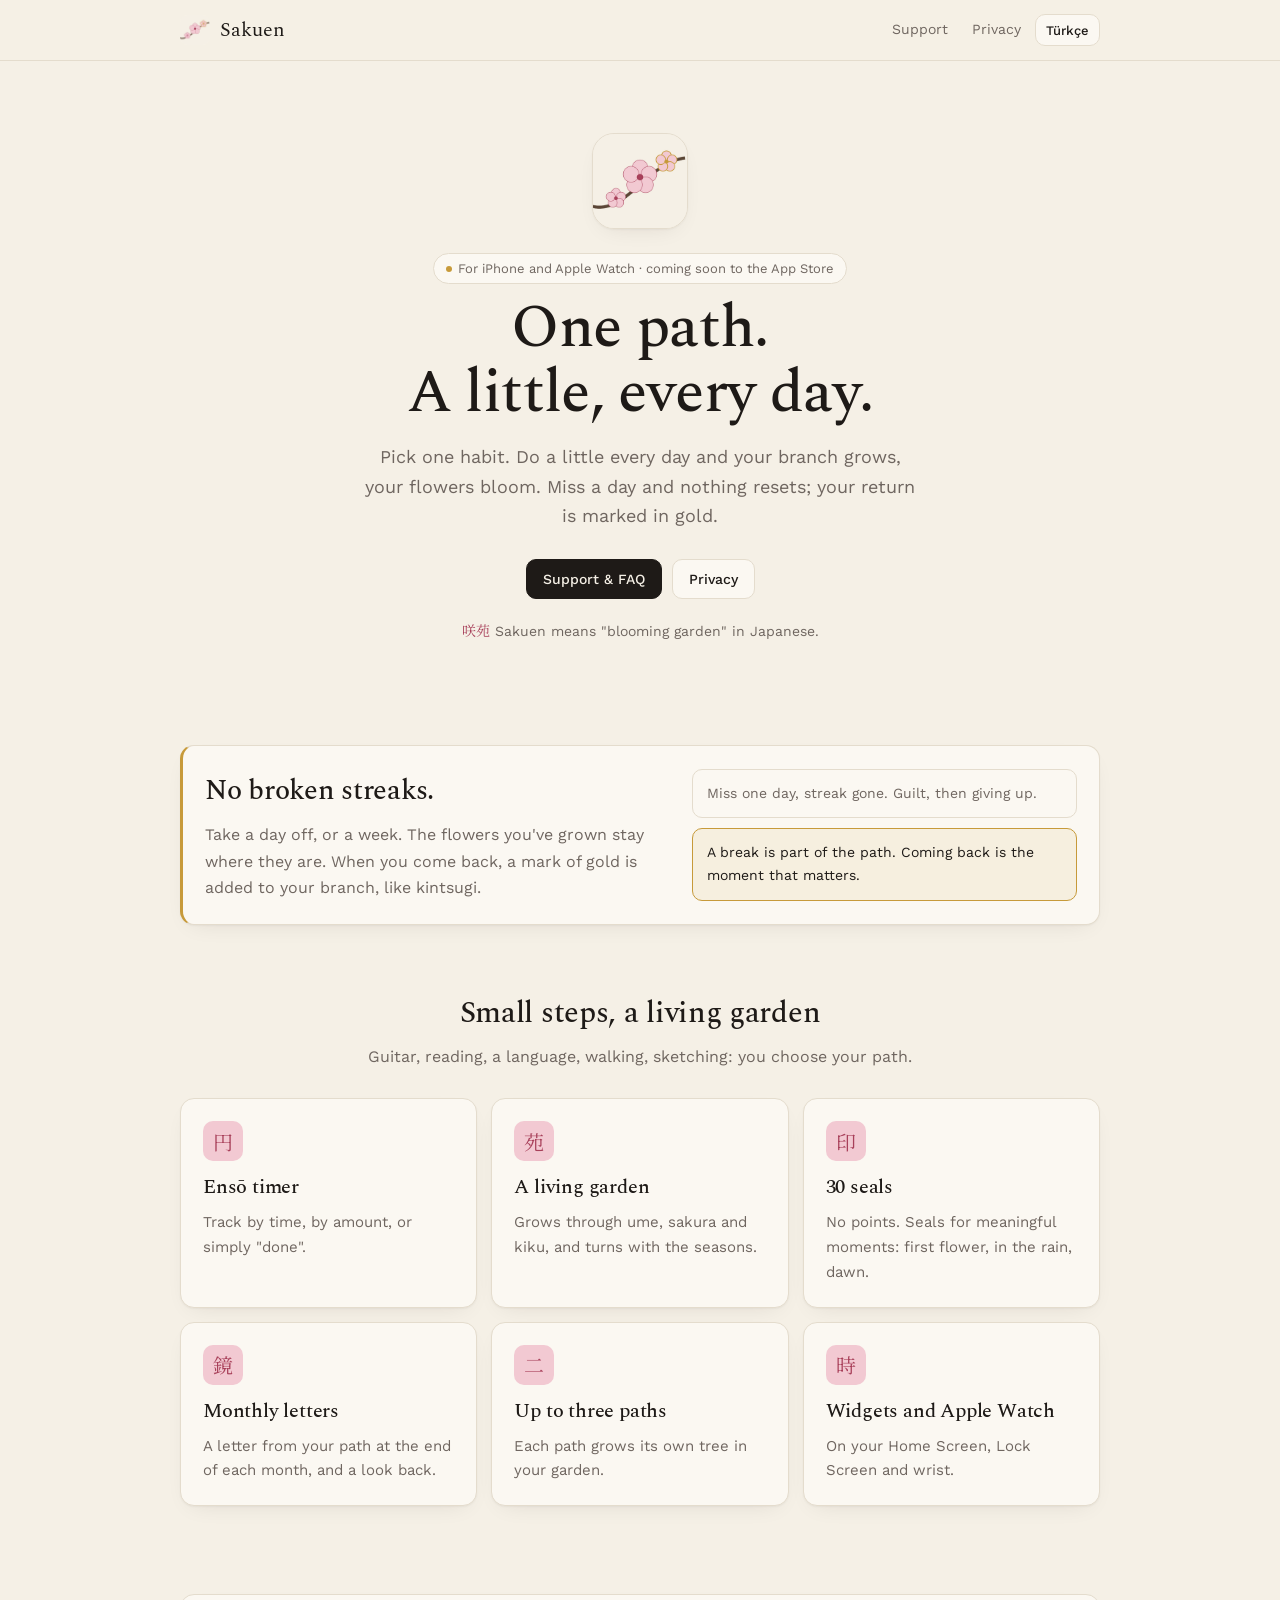
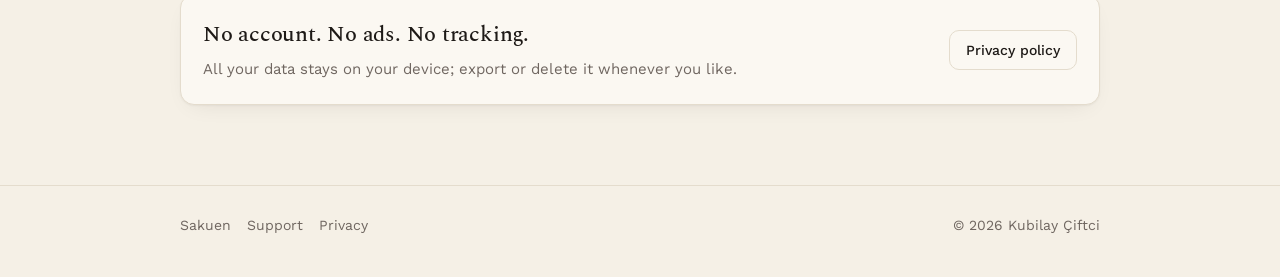
<file: index.html>
<!doctype html>
<html lang="tr" data-lang="tr" data-title-tr="Sakuen · Tek bir yol. Her gün, biraz." data-title-en="Sakuen · One path. A little, every day.">
<head>
<meta charset="utf-8">
<meta name="viewport" content="width=device-width, initial-scale=1">
<title>Sakuen · Tek bir yol. Her gün, biraz.</title>
<meta name="description" content="Sakuen: tek bir alışkanlık, her gün biraz. One habit, a little every day.">
<link rel="icon" href="favicon.png">
<link rel="apple-touch-icon" href="icon.png">
<link rel="preconnect" href="https://fonts.googleapis.com">
<link rel="preconnect" href="https://fonts.gstatic.com" crossorigin>
<link href="https://fonts.googleapis.com/css2?family=Spectral:wght@400;500&family=Work+Sans:wght@400;500&family=Noto+Serif+JP:wght@400&display=swap" rel="stylesheet">
<link rel="stylesheet" href="style.css">
<script src="site.js" defer></script>
</head>
<body>
<header class="site">
  <div class="container">
    <a class="brand" href="./"><img src="icon.png" alt="">Sakuen</a>
    <nav class="links">
      <a href="support"><span lang="tr">Destek</span><span lang="en">Support</span></a>
      <a class="hide-sm" href="privacy"><span lang="tr">Gizlilik</span><span lang="en">Privacy</span></a>
      <button class="button small" type="button" data-lang-toggle>English</button>
    </nav>
  </div>
</header>
<main>
<section class="hero">
  <div class="container narrow">
    <img class="icon" src="icon.png" alt="Sakuen">
    <div class="badge"><span class="dot"></span><span lang="tr">iPhone ve Apple Watch için · yakında App Store'da</span><span lang="en">For iPhone and Apple Watch · coming soon to the App Store</span></div>
    <h1><span lang="tr">Tek bir yol.<br>Her gün, biraz.</span><span lang="en">One path.<br>A little, every day.</span></h1>
    <p class="lead"><span lang="tr">Tek bir alışkanlık seç. Her gün biraz yaptıkça dalın büyür, çiçeklerin açar. Bir gün kaçırırsan seri sıfırlanmaz; dönüşün altınla işlenir.</span><span lang="en">Pick one habit. Do a little every day and your branch grows, your flowers bloom. Miss a day and nothing resets; your return is marked in gold.</span></p>
    <div class="actions">
      <a class="button primary" href="support"><span lang="tr">Destek ve SSS</span><span lang="en">Support & FAQ</span></a>
      <a class="button" href="privacy"><span lang="tr">Gizlilik</span><span lang="en">Privacy</span></a>
    </div>
    <p class="meaning"><span class="kanji">咲苑</span> <span lang="tr">Sakuen, Japoncada "çiçek açan bahçe" demek.</span><span lang="en">Sakuen means "blooming garden" in Japanese.</span></p>
  </div>
</section>

<section>
  <div class="container">
    <div class="card highlight">
      <div>
        <h2><span lang="tr">Burada seri kırılmaz.</span><span lang="en">No broken streaks.</span></h2>
        <p><span lang="tr">Bir gün ya da bir hafta ara verebilirsin. Açtığın çiçekler yerinde kalır. Yeniden başladığında dalına, kintsugi gibi altın bir iz eklenir.</span><span lang="en">Take a day off, or a week. The flowers you've grown stay where they are. When you come back, a mark of gold is added to your branch, like kintsugi.</span></p>
      </div>
      <div class="compare">
        <div><span lang="tr">Bir gün kaçır, seri sıfır. Suçluluk, sonra bırakma.</span><span lang="en">Miss one day, streak gone. Guilt, then giving up.</span></div>
        <div class="ours"><span lang="tr">Ara yolun parçası. Dönüş, en değerli an.</span><span lang="en">A break is part of the path. Coming back is the moment that matters.</span></div>
      </div>
    </div>
  </div>
</section>

<section>
  <div class="container">
    <div class="section-title">
      <h2><span lang="tr">Küçük adımlar, yaşayan bir bahçe</span><span lang="en">Small steps, a living garden</span></h2>
      <p><span lang="tr">Gitar, kitap, dil, yürüyüş, eskiz: kendi yolunu sen seçersin.</span><span lang="en">Guitar, reading, a language, walking, sketching: you choose your path.</span></p>
    </div>
    <div class="grid">
      <div class="card"><span class="glyph">円</span><h3><span lang="tr">Ensō zamanlayıcı</span><span lang="en">Ensō timer</span></h3><p><span lang="tr">Süreyle, miktarla ya da sadece "yaptım" diyerek takip et.</span><span lang="en">Track by time, by amount, or simply "done".</span></p></div>
      <div class="card"><span class="glyph">苑</span><h3><span lang="tr">Yaşayan bahçe</span><span lang="en">A living garden</span></h3><p><span lang="tr">Ume, sakura ve kiku dönemleriyle büyür, mevsimlerle değişir.</span><span lang="en">Grows through ume, sakura and kiku, and turns with the seasons.</span></p></div>
      <div class="card"><span class="glyph">印</span><h3><span lang="tr">30 mühür</span><span lang="en">30 seals</span></h3><p><span lang="tr">Puan yok. Anlamlı anlarda basılan mühürler: ilk çiçek, yağmurda da, şafak.</span><span lang="en">No points. Seals for meaningful moments: first flower, in the rain, dawn.</span></p></div>
      <div class="card"><span class="glyph">鏡</span><h3><span lang="tr">Aylık mektuplar</span><span lang="en">Monthly letters</span></h3><p><span lang="tr">Her ayın sonunda yolundan sana bir mektup ve geçmişe bakış.</span><span lang="en">A letter from your path at the end of each month, and a look back.</span></p></div>
      <div class="card"><span class="glyph">二</span><h3><span lang="tr">Üç yola kadar</span><span lang="en">Up to three paths</span></h3><p><span lang="tr">Her yol bahçende kendi ağacını büyütür.</span><span lang="en">Each path grows its own tree in your garden.</span></p></div>
      <div class="card"><span class="glyph">時</span><h3><span lang="tr">Widget'lar ve Apple Watch</span><span lang="en">Widgets and Apple Watch</span></h3><p><span lang="tr">Ana ekranda, kilit ekranında ve bileğinde.</span><span lang="en">On your Home Screen, Lock Screen and wrist.</span></p></div>
    </div>
  </div>
</section>

<section>
  <div class="container">
    <div class="card contact">
      <div>
        <h2><span lang="tr">Hesap yok. Reklam yok. İzleme yok.</span><span lang="en">No account. No ads. No tracking.</span></h2>
        <p><span lang="tr">Tüm verilerin cihazında kalır; istediğin an dışa aktarır ya da silersin.</span><span lang="en">All your data stays on your device; export or delete it whenever you like.</span></p>
      </div>
      <a class="button" href="privacy"><span lang="tr">Gizlilik politikası</span><span lang="en">Privacy policy</span></a>
    </div>
  </div>
</section>
</main>
<footer class="site">
  <div class="container">
    <div><a href="./">Sakuen</a><a href="support"><span lang="tr">Destek</span><span lang="en">Support</span></a><a href="privacy"><span lang="tr">Gizlilik</span><span lang="en">Privacy</span></a></div>
    <div>© 2026 Kubilay Çiftci</div>
  </div>
</footer>
</body>
</html>
</file>
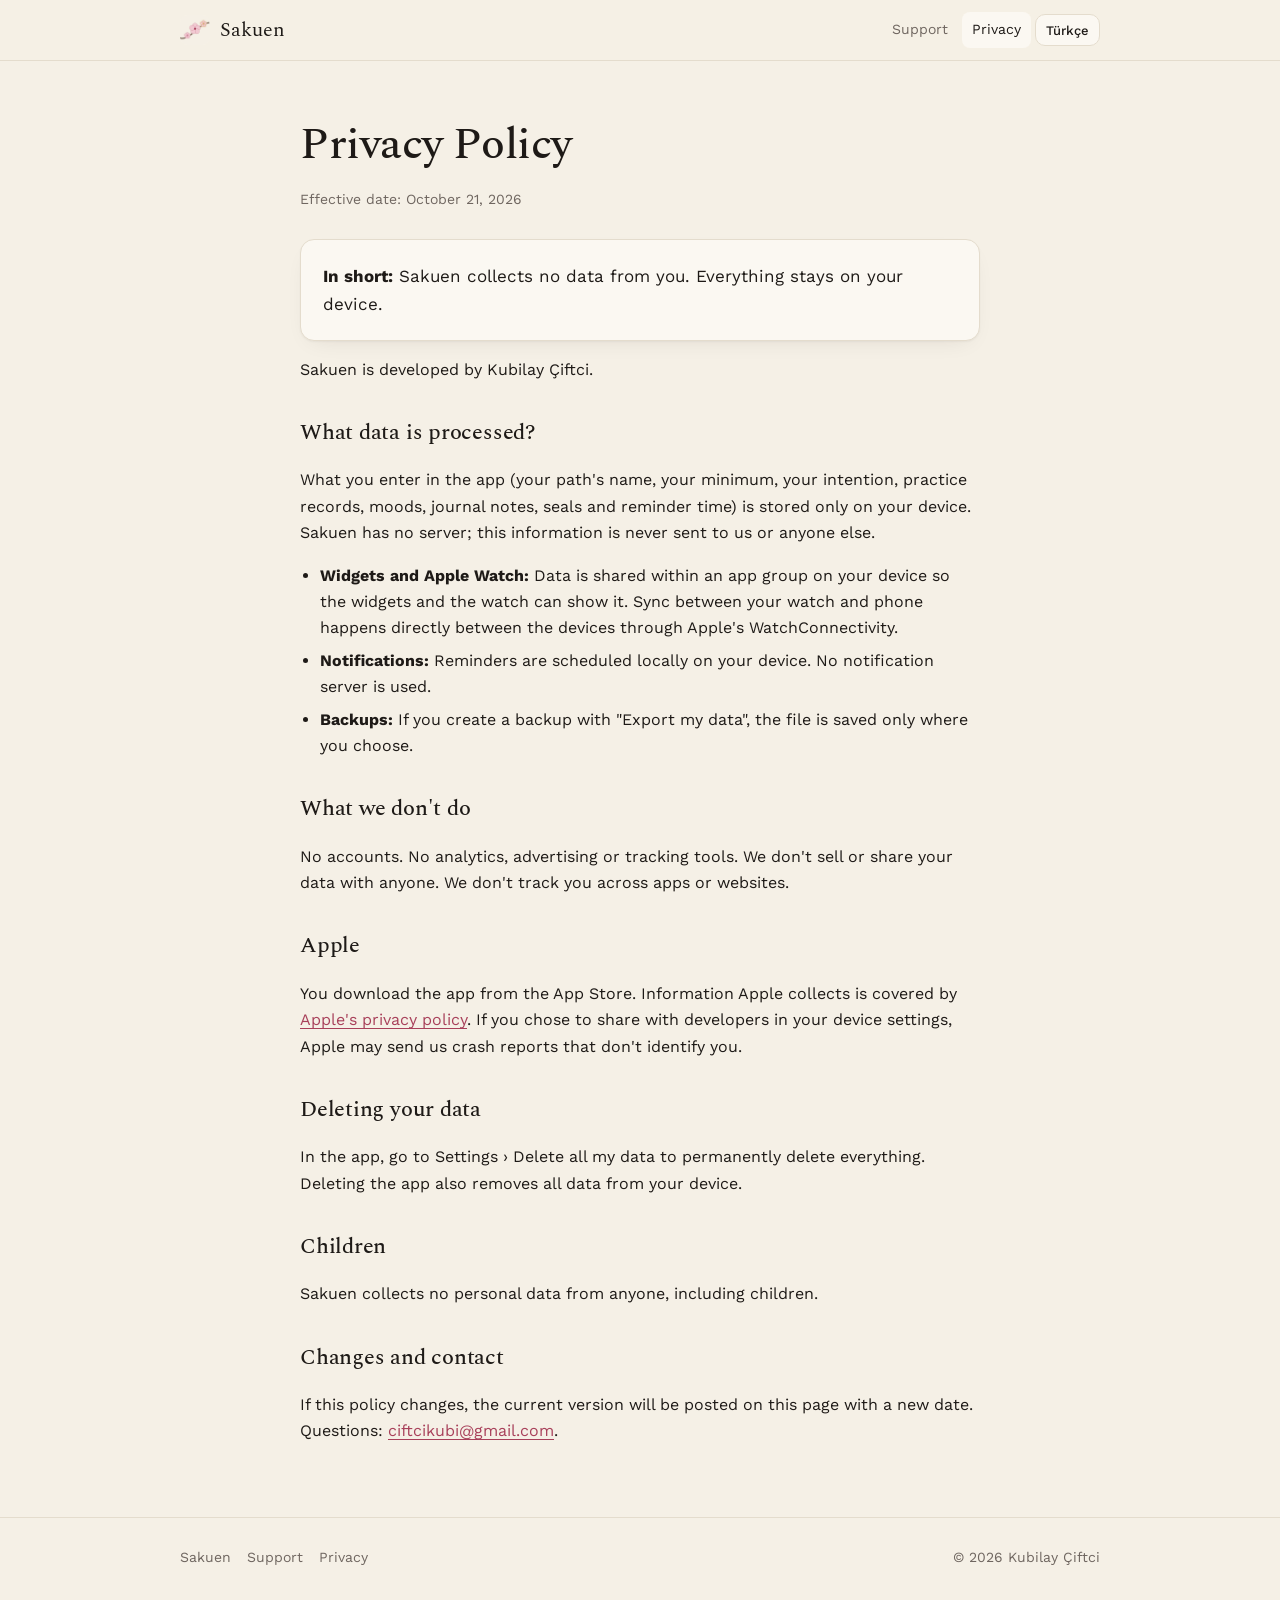
<file: privacy.html>
<!doctype html>
<html lang="tr" data-lang="tr" data-title-tr="Sakuen · Gizlilik Politikası" data-title-en="Sakuen · Privacy Policy">
<head>
<meta charset="utf-8">
<meta name="viewport" content="width=device-width, initial-scale=1">
<title>Sakuen · Gizlilik Politikası</title>
<meta name="description" content="Sakuen: tek bir alışkanlık, her gün biraz. One habit, a little every day.">
<link rel="icon" href="favicon.png">
<link rel="apple-touch-icon" href="icon.png">
<link rel="preconnect" href="https://fonts.googleapis.com">
<link rel="preconnect" href="https://fonts.gstatic.com" crossorigin>
<link href="https://fonts.googleapis.com/css2?family=Spectral:wght@400;500&family=Work+Sans:wght@400;500&family=Noto+Serif+JP:wght@400&display=swap" rel="stylesheet">
<link rel="stylesheet" href="style.css">
<script src="site.js" defer></script>
</head>
<body>
<header class="site">
  <div class="container">
    <a class="brand" href="./"><img src="icon.png" alt="">Sakuen</a>
    <nav class="links">
      <a href="support"><span lang="tr">Destek</span><span lang="en">Support</span></a>
      <a class="hide-sm" href="privacy" aria-current="page"><span lang="tr">Gizlilik</span><span lang="en">Privacy</span></a>
      <button class="button small" type="button" data-lang-toggle>English</button>
    </nav>
  </div>
</header>
<main class="container narrow doc">
<div lang="tr">
  <h1>Gizlilik Politikası</h1>
  <p class="meta">Yürürlük tarihi: 21 Ekim 2026</p>
  <div class="card summary"><p><strong>Kısacası:</strong> Sakuen senden hiçbir veri toplamaz. Her şey senin cihazında kalır.</p></div>
  <p>Sakuen'i Kubilay Çiftci geliştirir.</p>
  <h2>Hangi verileri işliyoruz?</h2>
  <p>Uygulamaya girdiğin bilgiler (yolunun adı, alt sınırın, niyet cümlen, pratik kayıtların, hislerin, defter notların, mühürlerin ve hatırlatma saatin) yalnızca cihazında saklanır. Sakuen'in bir sunucusu yoktur; bu bilgiler bize ya da başka birine gönderilmez.</p>
  <ul>
    <li><strong>Widget'lar ve Apple Watch:</strong> Widget'ların ve saatin aynı bilgileri gösterebilmesi için veriler cihazındaki uygulama grubunda paylaşılır. Saat ile telefon arasındaki eşitleme, Apple'ın WatchConnectivity altyapısıyla doğrudan cihazlar arasında yapılır.</li>
    <li><strong>Bildirimler:</strong> Hatırlatmalar cihazında yerel olarak planlanır. Bildirim sunucusu kullanmayız.</li>
    <li><strong>Yedekler:</strong> "Verilerimi dışa aktar" ile bir yedek dosyası oluşturursan, bu dosya yalnızca senin seçtiğin yere kaydedilir.</li>
  </ul>
  <h2>Neleri yapmıyoruz?</h2>
  <p>Hesap açtırmayız. Analiz, reklam ya da izleme araçları kullanmayız. Verilerini satmayız ve kimseyle paylaşmayız. Seni uygulamalar veya web siteleri arasında takip etmeyiz.</p>
  <h2>Apple</h2>
  <p>Uygulamayı App Store'dan indirirsin. Apple'ın topladığı bilgiler <a href="https://www.apple.com/legal/privacy/">Apple'ın gizlilik politikasına</a> tabidir. Cihaz ayarlarında geliştiricilerle paylaşmayı kabul ettiysen, Apple bize kimliğini içermeyen çökme raporları iletebilir.</p>
  <h2>Verilerini silmek</h2>
  <p>Uygulamada Ayarlar › Tüm verilerimi sil ile bütün verilerini kalıcı olarak silebilirsin. Uygulamayı silmek de cihazdaki tüm verileri kaldırır.</p>
  <h2>Çocuklar</h2>
  <p>Sakuen kimseden kişisel veri toplamadığı için çocuklardan da veri toplamaz.</p>
  <h2>Değişiklikler ve iletişim</h2>
  <p>Bu politika değişirse güncel hâli bu sayfada, yeni tarihiyle yayınlanır. Sorularını <a href="mailto:ciftcikubi@gmail.com">ciftcikubi@gmail.com</a> adresine yazabilirsin.</p>
</div>
<div lang="en">
  <h1>Privacy Policy</h1>
  <p class="meta">Effective date: October 21, 2026</p>
  <div class="card summary"><p><strong>In short:</strong> Sakuen collects no data from you. Everything stays on your device.</p></div>
  <p>Sakuen is developed by Kubilay Çiftci.</p>
  <h2>What data is processed?</h2>
  <p>What you enter in the app (your path's name, your minimum, your intention, practice records, moods, journal notes, seals and reminder time) is stored only on your device. Sakuen has no server; this information is never sent to us or anyone else.</p>
  <ul>
    <li><strong>Widgets and Apple Watch:</strong> Data is shared within an app group on your device so the widgets and the watch can show it. Sync between your watch and phone happens directly between the devices through Apple's WatchConnectivity.</li>
    <li><strong>Notifications:</strong> Reminders are scheduled locally on your device. No notification server is used.</li>
    <li><strong>Backups:</strong> If you create a backup with "Export my data", the file is saved only where you choose.</li>
  </ul>
  <h2>What we don't do</h2>
  <p>No accounts. No analytics, advertising or tracking tools. We don't sell or share your data with anyone. We don't track you across apps or websites.</p>
  <h2>Apple</h2>
  <p>You download the app from the App Store. Information Apple collects is covered by <a href="https://www.apple.com/legal/privacy/">Apple's privacy policy</a>. If you chose to share with developers in your device settings, Apple may send us crash reports that don't identify you.</p>
  <h2>Deleting your data</h2>
  <p>In the app, go to Settings › Delete all my data to permanently delete everything. Deleting the app also removes all data from your device.</p>
  <h2>Children</h2>
  <p>Sakuen collects no personal data from anyone, including children.</p>
  <h2>Changes and contact</h2>
  <p>If this policy changes, the current version will be posted on this page with a new date. Questions: <a href="mailto:ciftcikubi@gmail.com">ciftcikubi@gmail.com</a>.</p>
</div>
</main>
<footer class="site">
  <div class="container">
    <div><a href="./">Sakuen</a><a href="support"><span lang="tr">Destek</span><span lang="en">Support</span></a><a href="privacy"><span lang="tr">Gizlilik</span><span lang="en">Privacy</span></a></div>
    <div>© 2026 Kubilay Çiftci</div>
  </div>
</footer>
</body>
</html>
</file>
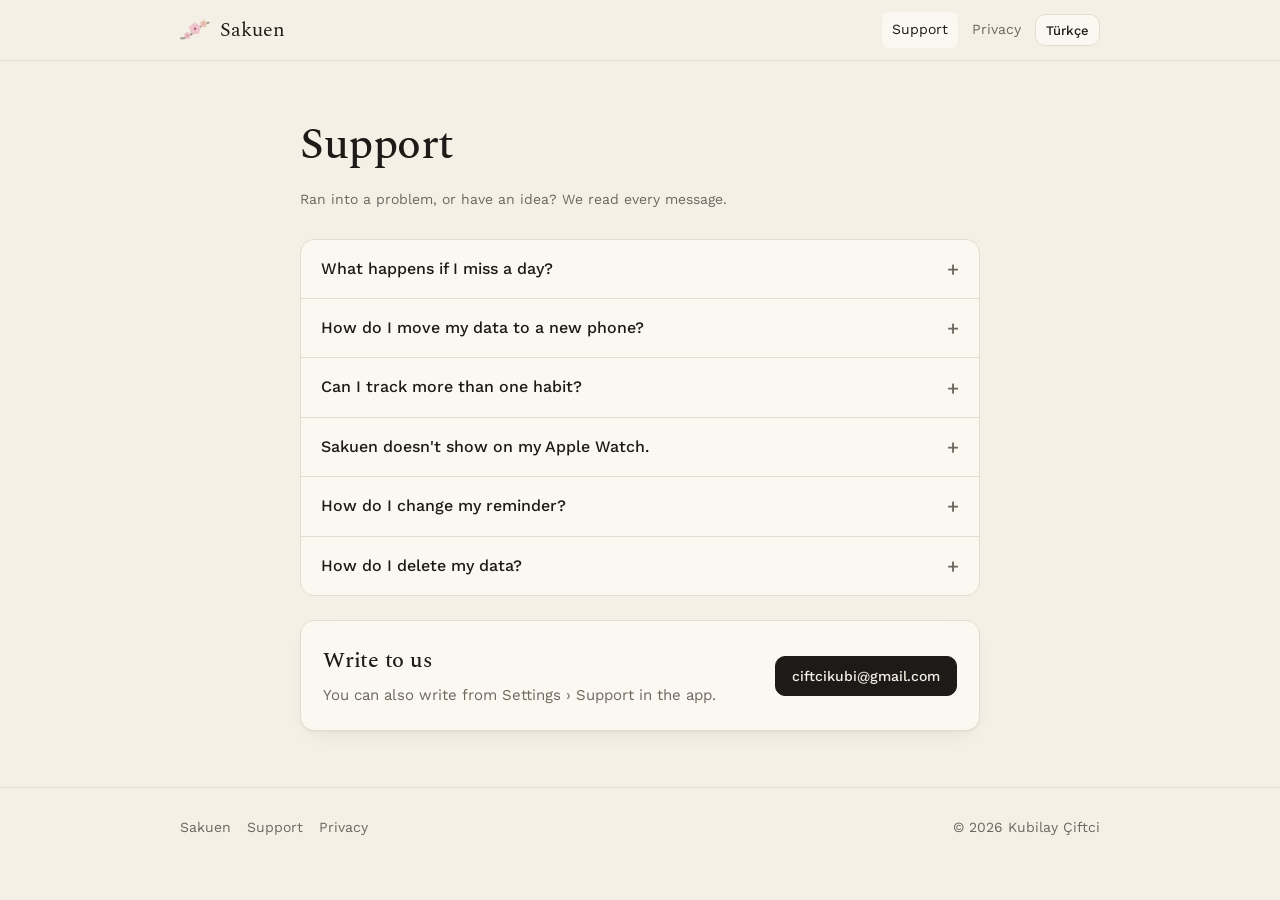
<file: support.html>
<!doctype html>
<html lang="tr" data-lang="tr" data-title-tr="Sakuen · Destek" data-title-en="Sakuen · Support">
<head>
<meta charset="utf-8">
<meta name="viewport" content="width=device-width, initial-scale=1">
<title>Sakuen · Destek</title>
<meta name="description" content="Sakuen: tek bir alışkanlık, her gün biraz. One habit, a little every day.">
<link rel="icon" href="favicon.png">
<link rel="apple-touch-icon" href="icon.png">
<link rel="preconnect" href="https://fonts.googleapis.com">
<link rel="preconnect" href="https://fonts.gstatic.com" crossorigin>
<link href="https://fonts.googleapis.com/css2?family=Spectral:wght@400;500&family=Work+Sans:wght@400;500&family=Noto+Serif+JP:wght@400&display=swap" rel="stylesheet">
<link rel="stylesheet" href="style.css">
<script src="site.js" defer></script>
</head>
<body>
<header class="site">
  <div class="container">
    <a class="brand" href="./"><img src="icon.png" alt="">Sakuen</a>
    <nav class="links">
      <a href="support" aria-current="page"><span lang="tr">Destek</span><span lang="en">Support</span></a>
      <a class="hide-sm" href="privacy"><span lang="tr">Gizlilik</span><span lang="en">Privacy</span></a>
      <button class="button small" type="button" data-lang-toggle>English</button>
    </nav>
  </div>
</header>
<main class="container narrow doc">
<div lang="tr">
  <h1>Destek</h1>
  <p class="meta">Bir sorun mu yaşadın, bir fikrin mi var? Her mesajı okuyoruz.</p>
  <div class="accordion"><details><summary>Bir gün kaçırırsam ne olur?</summary><p>Hiçbir şey kaybolmaz. Açtığın çiçekler yerinde kalır; döndüğünde dalına altın bir iz eklenir.</p></details><details><summary>Verilerimi yeni telefona nasıl taşırım?</summary><p>Ayarlar › Verilerimi dışa aktar ile bir yedek dosyası oluştur, yeni telefonda Ayarlar › Yedekten geri yükle ile aç. Karşılama ekranından da geri yükleyebilirsin.</p></details><details><summary>Birden fazla alışkanlık takip edebilir miyim?</summary><p>Evet, aynı anda üç yola kadar. Yol sekmesinden yeni yol açabilir, bir yolu dinlendirebilirsin; dinlenen yolun hiçbir kaydı silinmez.</p></details><details><summary>Apple Watch'ta görünmüyor.</summary><p>Önce telefonda bir yol oluştur. Saat uygulaması iPhone'daki Watch uygulamasından kurulur; kurulduktan sonra telefonu ve saati yakın tut.</p></details><details><summary>Hatırlatmayı nasıl değiştiririm?</summary><p>Yol sekmesinde hatırlatma saatini değiştirebilir ya da kapatabilirsin. Bildirim gelmiyorsa iPhone Ayarlar › Bildirimler › Sakuen'i kontrol et.</p></details><details><summary>Verilerimi nasıl silerim?</summary><p>Ayarlar › Tüm verilerimi sil. Bu işlem geri alınamaz.</p></details></div>
  <div class="card contact">
    <div><h2>Bize yaz</h2><p>Uygulamada Ayarlar › Destek'ten de yazabilirsin.</p></div>
    <a class="button primary" href="mailto:ciftcikubi@gmail.com">ciftcikubi@gmail.com</a>
  </div>
</div>
<div lang="en">
  <h1>Support</h1>
  <p class="meta">Ran into a problem, or have an idea? We read every message.</p>
  <div class="accordion"><details><summary>What happens if I miss a day?</summary><p>Nothing is lost. Your flowers stay where they are; when you return, a mark of gold is added to your branch.</p></details><details><summary>How do I move my data to a new phone?</summary><p>Create a backup with Settings › Export my data, then open it on the new phone with Settings › Restore from backup. You can also restore from the welcome screen.</p></details><details><summary>Can I track more than one habit?</summary><p>Yes, up to three paths at once. Start a new path from the Path tab, or let one rest; nothing from a resting path is deleted.</p></details><details><summary>Sakuen doesn't show on my Apple Watch.</summary><p>Create a path on your phone first. The watch app is installed from the Watch app on your iPhone; keep your phone and watch close afterwards.</p></details><details><summary>How do I change my reminder?</summary><p>Change or turn off the reminder time in the Path tab. If notifications don't arrive, check iPhone Settings › Notifications › Sakuen.</p></details><details><summary>How do I delete my data?</summary><p>Settings › Delete all my data. This cannot be undone.</p></details></div>
  <div class="card contact">
    <div><h2>Write to us</h2><p>You can also write from Settings › Support in the app.</p></div>
    <a class="button primary" href="mailto:ciftcikubi@gmail.com">ciftcikubi@gmail.com</a>
  </div>
</div>
</main>
<footer class="site">
  <div class="container">
    <div><a href="./">Sakuen</a><a href="support"><span lang="tr">Destek</span><span lang="en">Support</span></a><a href="privacy"><span lang="tr">Gizlilik</span><span lang="en">Privacy</span></a></div>
    <div>© 2026 Kubilay Çiftci</div>
  </div>
</footer>
</body>
</html>
</file>
<file: style.css>
:root {
  --background: #f5f0e6;
  --card: #fbf8f2;
  --foreground: #1e1a17;
  --muted: #6f6660;
  --border: #e4dccd;
  --accent: #a8405a;
  --accent-soft: #f2c9d2;
  --gold: #c79a3a;
  --radius: 14px;
  --shadow: 0 1px 2px rgba(30, 26, 23, .04), 0 8px 24px -12px rgba(30, 26, 23, .12);
}
@media (prefers-color-scheme: dark) {
  :root {
    --background: #171412;
    --card: #1f1b18;
    --foreground: #f5f0e6;
    --muted: #a99f95;
    --border: #332d28;
    --accent: #e48aa0;
    --accent-soft: #3a2229;
    --gold: #d9b05a;
    --shadow: 0 1px 2px rgba(0, 0, 0, .3), 0 8px 24px -12px rgba(0, 0, 0, .5);
  }
}

* { box-sizing: border-box; }
html { -webkit-text-size-adjust: 100%; }
body {
  margin: 0;
  background: var(--background);
  color: var(--foreground);
  font: 16px/1.65 "Work Sans", system-ui, -apple-system, sans-serif;
  -webkit-font-smoothing: antialiased;
}
h1, h2, h3 { font-family: "Spectral", Georgia, serif; font-weight: 500; letter-spacing: -.01em; }
a { color: var(--accent); text-underline-offset: 3px; }
.container { max-width: 960px; margin: 0 auto; padding: 0 20px; }
.narrow { max-width: 720px; }

/* Language: both languages are in the page; the toggle shows one. */
html[data-lang="tr"] body [lang="en"],
html[data-lang="en"] body [lang="tr"] { display: none !important; }

/* Header */
header.site {
  position: sticky; top: 0; z-index: 10;
  background: color-mix(in srgb, var(--background) 85%, transparent);
  backdrop-filter: saturate(1.4) blur(10px);
  -webkit-backdrop-filter: saturate(1.4) blur(10px);
  border-bottom: 1px solid var(--border);
}
header.site .container { display: flex; align-items: center; gap: 12px; height: 60px; }
.brand { display: flex; align-items: center; gap: 10px; color: var(--foreground); text-decoration: none; font-family: "Spectral", serif; font-size: 20px; }
.brand img { width: 30px; height: 30px; border-radius: 8px; }
nav.links { margin-left: auto; display: flex; align-items: center; gap: 4px; }
nav.links a { color: var(--muted); text-decoration: none; font-size: 14px; padding: 6px 10px; border-radius: 8px; }
nav.links a:hover, nav.links a[aria-current="page"] { color: var(--foreground); background: var(--card); }

.button {
  display: inline-flex; align-items: center; justify-content: center; gap: 8px;
  height: 40px; padding: 0 16px; border-radius: 10px;
  font: 500 14px "Work Sans", sans-serif; text-decoration: none; cursor: pointer;
  border: 1px solid var(--border); background: var(--card); color: var(--foreground);
  transition: border-color .15s, opacity .15s;
}
.button:hover { border-color: var(--muted); }
.button.primary { background: var(--foreground); color: var(--background); border-color: var(--foreground); }
.button.primary:hover { opacity: .9; }
.button.small { height: 32px; padding: 0 10px; font-size: 13px; }

/* Hero */
.hero { padding: 72px 0 56px; text-align: center; }
.hero img.icon { display: block; margin: 0 auto; width: 96px; height: 96px; border-radius: 22px; box-shadow: var(--shadow); border: 1px solid var(--border); }
.badge {
  display: inline-flex; align-items: center; gap: 6px; margin: 24px 0 12px;
  font-size: 13px; color: var(--muted); padding: 4px 12px; border-radius: 999px;
  border: 1px solid var(--border); background: var(--card);
}
.badge .dot { width: 6px; height: 6px; border-radius: 50%; background: var(--gold); }
.hero h1 { font-size: clamp(38px, 7vw, 60px); line-height: 1.08; margin: 0 0 16px; }
.hero p.lead { font-size: 18px; color: var(--muted); max-width: 560px; margin: 0 auto 28px; }
.hero .actions { display: flex; gap: 10px; justify-content: center; flex-wrap: wrap; }
.meaning { margin-top: 20px; font-size: 14px; color: var(--muted); }
.kanji { font-family: "Noto Serif JP", serif; color: var(--accent); }

/* Cards */
section { padding: 32px 0; }
.section-title { text-align: center; margin-bottom: 28px; }
.section-title h2 { font-size: 30px; margin: 0 0 6px; }
.section-title p { color: var(--muted); margin: 0; }
.grid { display: grid; gap: 14px; grid-template-columns: repeat(auto-fit, minmax(260px, 1fr)); }
.card {
  background: var(--card); border: 1px solid var(--border); border-radius: var(--radius);
  padding: 22px; box-shadow: var(--shadow);
}
.card h3 { font-size: 20px; margin: 10px 0 6px; }
.card p { margin: 0; color: var(--muted); font-size: 15px; }
.glyph {
  display: inline-grid; place-items: center; width: 40px; height: 40px; border-radius: 10px;
  background: var(--accent-soft); color: var(--accent); font: 20px "Noto Serif JP", serif;
}
.highlight { display: grid; gap: 24px; grid-template-columns: 1fr; align-items: center; border-left: 3px solid var(--gold); }
.highlight h2 { font-size: 28px; margin: 0 0 8px; }
.highlight p { font-size: 16px; }
.compare { display: grid; gap: 10px; }
.compare div { padding: 12px 14px; border-radius: 10px; border: 1px solid var(--border); font-size: 14px; color: var(--muted); }
.compare .ours { border-color: var(--gold); background: color-mix(in srgb, var(--gold) 10%, transparent); color: var(--foreground); }
@media (min-width: 720px) { .highlight { grid-template-columns: 1.2fr 1fr; } }

/* Documents (privacy, support) */
.doc { padding-top: 48px; padding-bottom: 8px; }
.doc h1 { font-size: clamp(32px, 6vw, 44px); margin: 0 0 6px; }
.doc .meta { color: var(--muted); font-size: 14px; margin: 0 0 28px; }
.doc .summary { margin-bottom: 8px; }
.doc .summary p { font-size: 17px; color: var(--foreground); }
.doc h2 { font-size: 22px; margin: 32px 0 8px; }
.doc ul { padding-left: 20px; }
.doc li { margin: 6px 0; }

/* FAQ accordion */
.accordion { border: 1px solid var(--border); border-radius: var(--radius); background: var(--card); overflow: hidden; }
.accordion details + details { border-top: 1px solid var(--border); }
.accordion summary {
  list-style: none; cursor: pointer; padding: 16px 20px; font-weight: 500;
  display: flex; justify-content: space-between; align-items: center; gap: 12px;
}
.accordion summary::-webkit-details-marker { display: none; }
.accordion summary::after { content: "+"; color: var(--muted); font-size: 20px; line-height: 1; transition: transform .2s; }
.accordion details[open] summary::after { transform: rotate(45deg); }
.accordion details p { margin: 0; padding: 0 20px 18px; color: var(--muted); }

.contact { display: flex; flex-wrap: wrap; gap: 16px; align-items: center; justify-content: space-between; margin-top: 24px; }
.contact h2 { margin: 0 0 4px; font-size: 22px; }
.contact p { margin: 0; color: var(--muted); }

footer.site { border-top: 1px solid var(--border); margin-top: 48px; padding: 28px 0 40px; color: var(--muted); font-size: 14px; }
footer.site .container { display: flex; flex-wrap: wrap; gap: 12px 20px; justify-content: space-between; }
footer.site a { color: var(--muted); text-decoration: none; margin-right: 16px; }
footer.site a:hover { color: var(--foreground); }

@media (max-width: 520px) {
  nav.links a.hide-sm { display: none; }
  .hero { padding: 48px 0 40px; }
}
</file>
